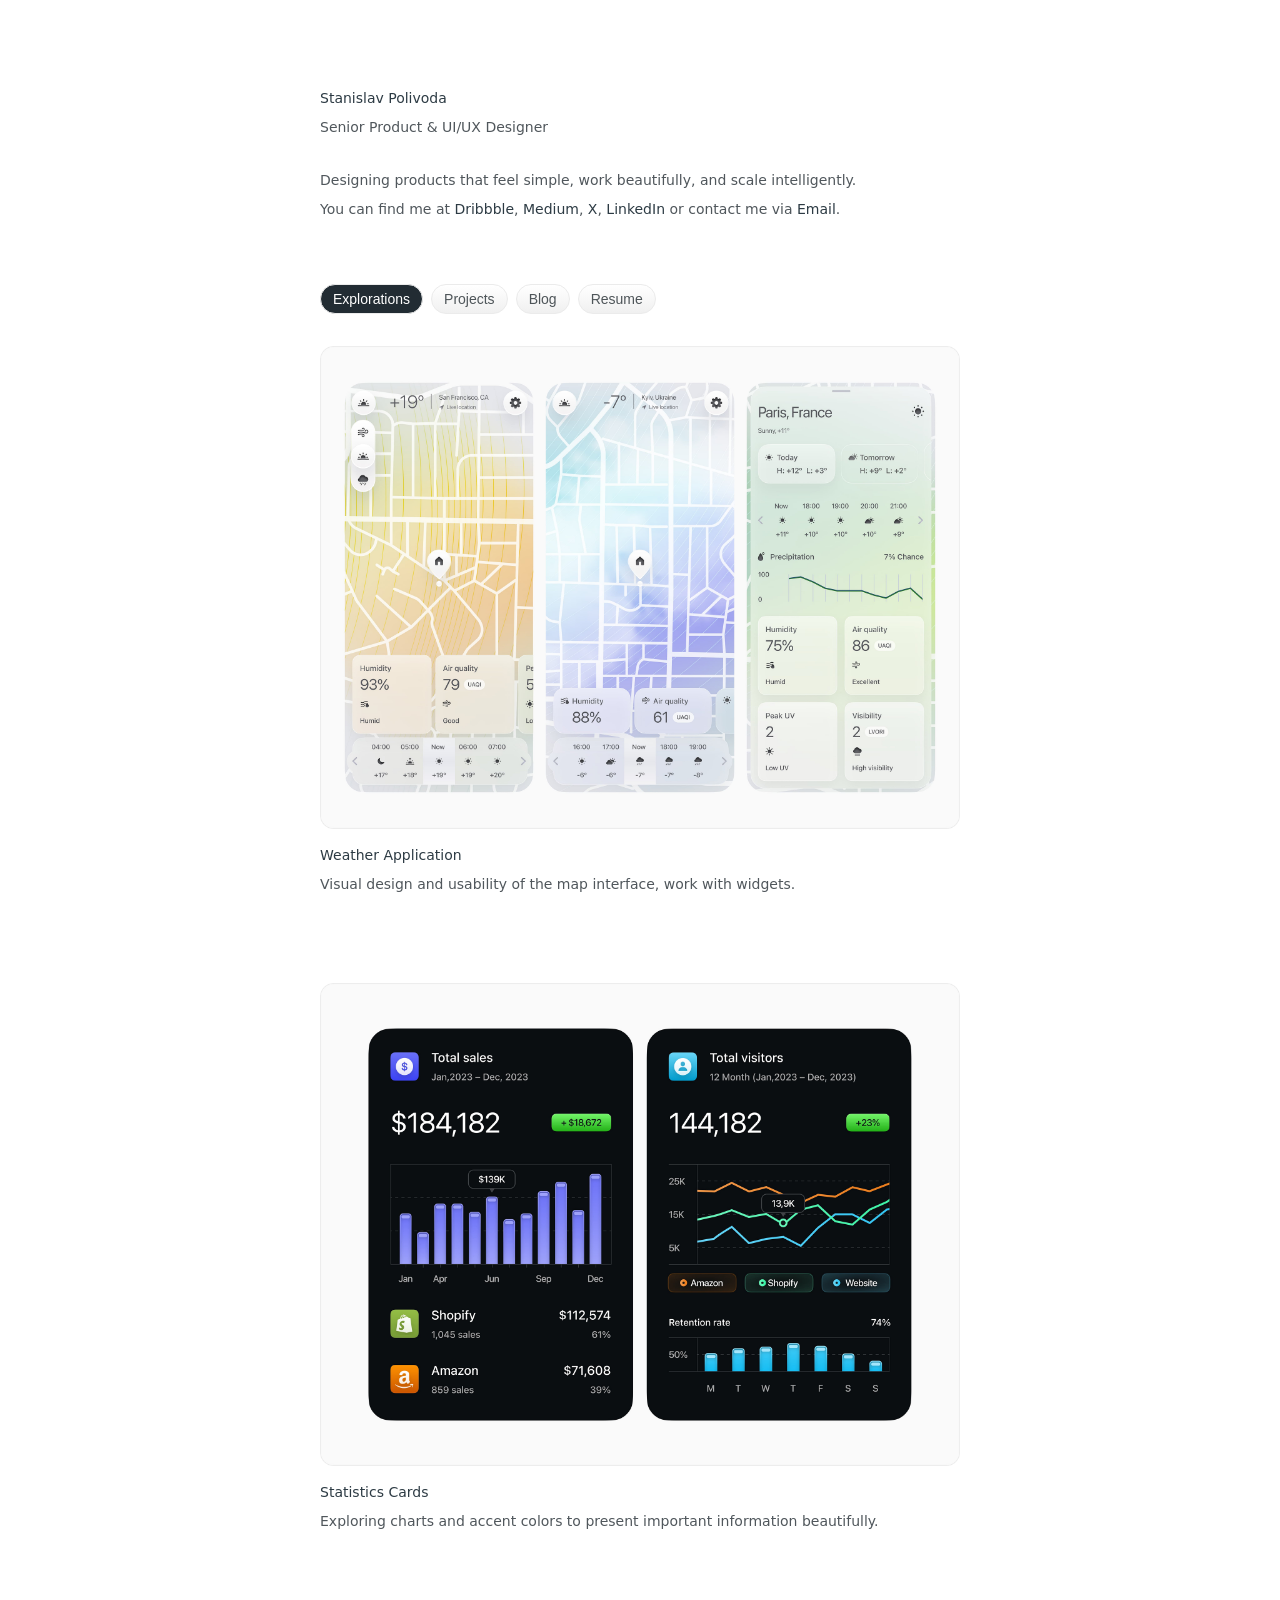
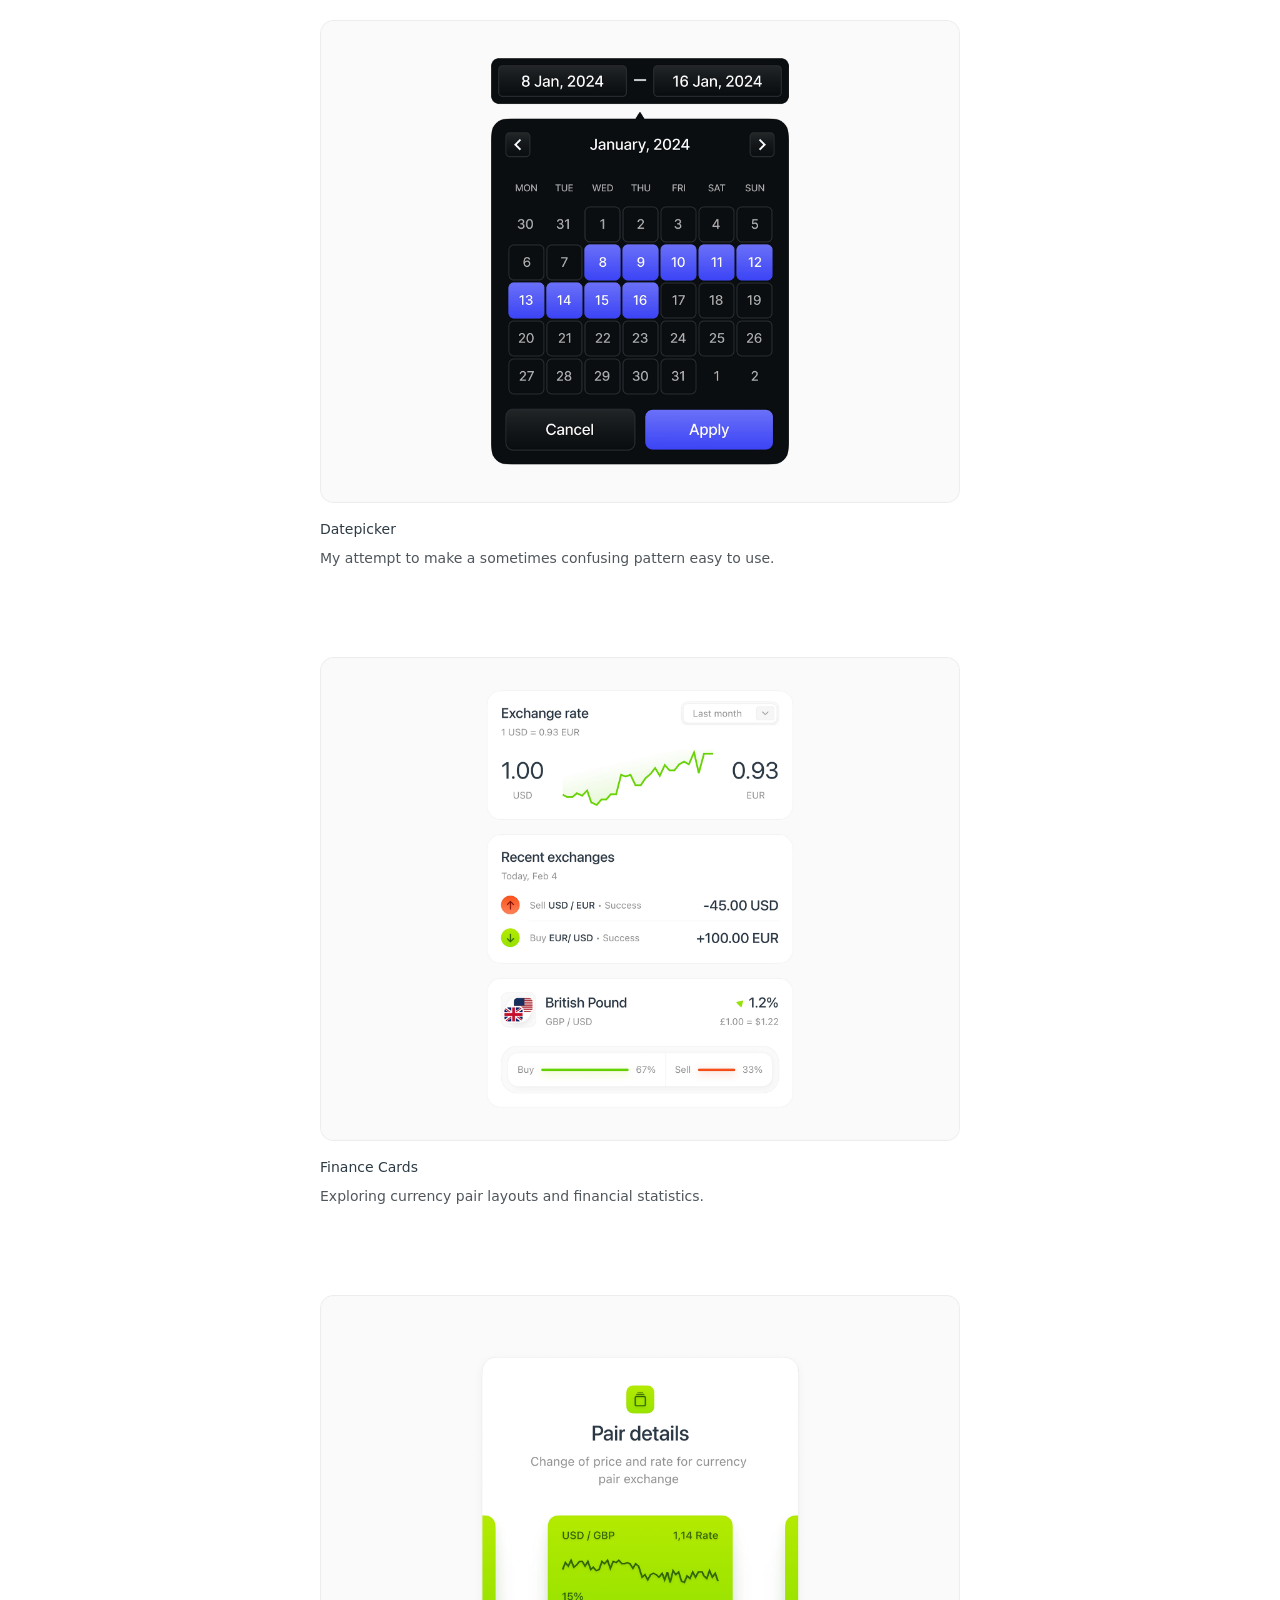
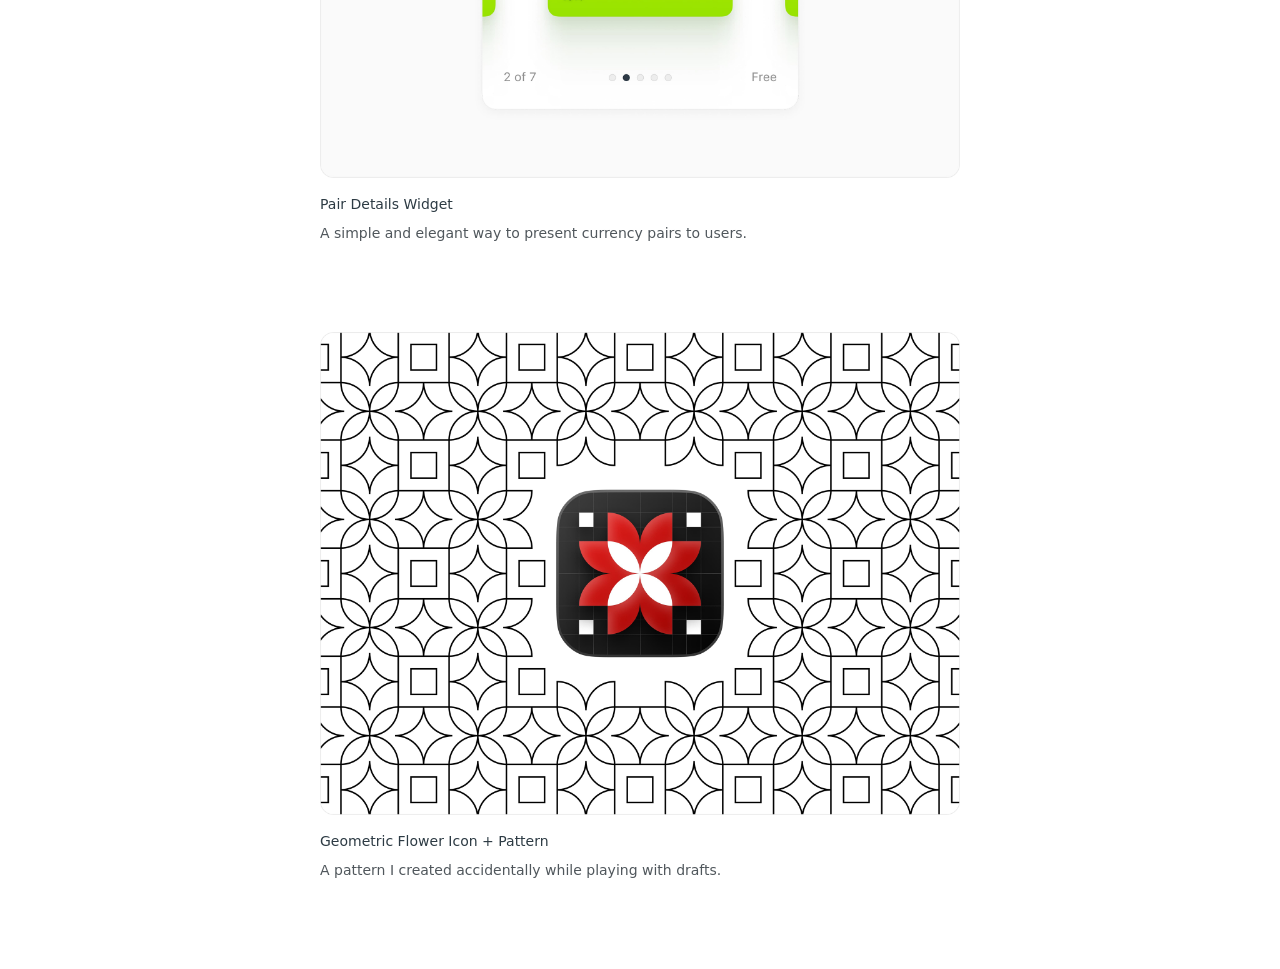
<file: index.html>
<!DOCTYPE html>
<html lang="en">
<head>
    <meta charset="UTF-8">
    <meta name="viewport" content="width=device-width, initial-scale=1.0">
    <title>Stanislav Polivoda – Product Designer</title>
    <meta name="description" content="Stanislav Polivoda – Product Designer. Designing products that feel simple, work beautifully, and scale intelligently.">
    <link rel="stylesheet" href="styles.css">
    <link rel="preload" as="image" href="./images/explorations/shot_1.png">
    <link rel="preconnect" href="https://fonts.googleapis.com" crossorigin>
    <link rel="stylesheet" href="https://fonts.googleapis.com/css2?family=Material+Symbols+Outlined:opsz,wght,FILL,GRAD@24,400,0,0" media="print" onload="this.media='all'" />
    <script src="script.js" defer></script>
</head>
<body>
    <div class="container">
        <div class="title">
            <h5>Stanislav Polivoda</h5>
            <p>Senior Product & UI/UX Designer</p>
        </div>
        <div class="description">
            <p>Designing products that feel simple, work beautifully, and scale intelligently.</p>
            <p>
                You can find me at
                <a href="https://dribbble.com/stpolivoda" target="_blank">Dribbble</a>,
                <a href="https://medium.com/@polivoda.design" target="_blank">Medium</a>,
                <a href="https://x.com/polivodast" target="_blank">X</a>,
                <a href="https://www.linkedin.com/in/staspolivoda/" target="_blank">LinkedIn</a>
                or contact me via
                <a href="mailto:polivoda.design@gmail.com">Email</a>.
            </p>
        </div>
        <div class="nav-filters">
            <button class="filter-btn" data-filter="explorations">Explorations</button>
            <button class="filter-btn" data-filter="projects">Projects</button>
            <button class="filter-btn" data-filter="blog">Blog</button>
            <button class="filter-btn" data-filter="resume">Resume</button>
        </div>

        <div class="filter-item resume hidden">
            <div class="cv-download">
                <img src="./assets/pdf.svg" alt="pdf icon">
                <div class="cv-description">
                    <h5>stanislav_polivoda_cv.pdf</h5>
                    <p>Latest update: 20 Feb, 2026</p>
                </div>
                <span id="dl-icon" class="material-symbols-outlined icon-btn">
                    download
                </span>
            </div>

            <div class="cv-details">
                <div class="experience-breakdown">
                    <div class="experience-row">
                        <div class="experience-col experience-col--label">
                            <h5>Work experience</h5>
                        </div>
                        <div class="experience-col experience-col--dates">
                            <p>Nov 2023 – Jul 2024</p>
                        </div>
                        <div class="experience-col experience-col--meta">
                            <h5 class="experience-company">Develux</h5>
                            <p class="experience-role">Senior Product Designer</p>
                        </div>
                    </div>

                    <div class="experience-row">
                        <div class="experience-col experience-col--label"></div>
                        <div class="experience-col experience-col--dates">
                            <p>Jul 2023 – Oct 2023</p>
                        </div>
                        <div class="experience-col experience-col--meta">
                            <h5 class="experience-company">Rallyware</h5>
                            <p class="experience-role">Senior Product Designer</p>
                        </div>
                    </div>

                    <div class="experience-row">
                        <div class="experience-col experience-col--label"></div>
                        <div class="experience-col experience-col--dates">
                            <p>Feb 2022 – Jul 2023</p>
                        </div>
                        <div class="experience-col experience-col--meta">
                            <h5 class="experience-company">EPAM</h5>
                            <p class="experience-role">Experience Designer</p>
                        </div>
                    </div>

                    <div class="experience-row">
                        <div class="experience-col experience-col--label"></div>
                        <div class="experience-col experience-col--dates">
                            <p>Dec 2020 – Dec 2021</p>
                        </div>
                        <div class="experience-col experience-col--meta">
                            <h5 class="experience-company">Occipital</h5>
                            <p class="experience-role">Product Designer</p>
                        </div>
                    </div>

                    <div class="experience-row experience-row--education">
                        <div class="experience-col experience-col--label">
                            <h5>Education</h5>
                        </div>
                        <div class="experience-col experience-col--dates">
                            <p>Sep 2020 – Dec 2021</p>
                        </div>
                        <div class="experience-col experience-col--meta">
                            <h5 class="experience-company">Kharkiv State University of Food Technology and Trade</h5>
                            <p class="experience-role">Master’s in Computer Mechanic</p>
                        </div>
                    </div>

                    <div class="experience-row">
                        <div class="experience-col experience-col--label"></div>
                        <div class="experience-col experience-col--dates">
                            <p>Sep 2018 – May 2020</p>
                        </div>
                        <div class="experience-col experience-col--meta">
                            <h5 class="experience-company">Kharkiv State University of Food Technology and Trade</h5>
                            <p class="experience-role">Bachelor’s in Computer Mechanic</p>
                        </div>
                    </div>
                </div>
            </div>
        </div>

        <div class="filter-item projects hidden">
            <div class="projects-list">
                <a href="https://cofogra.com" target="_blank" class="project-item">
                    <div class="project-item__image">
                        <img src="./images/projects/cofogra.png" alt="Cofogra — curated colors, fonts, and gradients">
                    </div>
                    <div class="project-item__content">
                        <h5>cofogra.com</h5>
                        <p>A curated collection of colors, fonts, and gradients. My first attempt to make something online.</p>
                    </div>
                </a>

                <a href="https://www.figma.com/community/file/1224314334019421851/retrofuturism-text-effect-step-by-step-guide" target="_blank" class="project-item">
                    <div class="project-item__image">
                        <img src="./images/projects/retro.png" alt="Retrofuturism 3D text effect guide">
                    </div>
                    <div class="project-item__content">
                        <h5>Retrofuturism Text Effect</h5>
                        <p>A step-by-step guide to creating a 3D text effect in Figma.</p>
                    </div>
                </a>
            </div>
        </div>

        <div class="filter-item explorations hidden">
            <div class="explorations-list">
                <article class="exploration-card">
                    <div class="exploration-card__image">
                        <img src="./images/explorations/shot_1.png" alt="Three screens of weather application" fetchpriority="high">
                    </div>
                    <div class="exploration-card__content">
                        <h5>Weather Application</h5>
                        <p>Visual design and usability of the map interface, work with widgets.</p>
                    </div>
                </article>

                <article class="exploration-card">
                    <div class="exploration-card__image">
                        <img src="./images/explorations/shot_2.png" alt="Statistics cards with charts and accent colors">
                    </div>
                    <div class="exploration-card__content">
                        <h5>Statistics Cards</h5>
                        <p>Exploring charts and accent colors to present important information beautifully.</p>
                    </div>
                </article>

                <article class="exploration-card">
                    <div class="exploration-card__image">
                        <img src="./images/explorations/shot_3.png" alt="Datepicker interface design">
                    </div>
                    <div class="exploration-card__content">
                        <h5>Datepicker</h5>
                        <p>My attempt to make a sometimes confusing pattern easy to use.</p>
                    </div>
                </article>

                <article class="exploration-card">
                    <div class="exploration-card__image">
                        <img src="./images/explorations/shot_4.png" alt="Finance cards with currency pairs and statistics">
                    </div>
                    <div class="exploration-card__content">
                        <h5>Finance Cards</h5>
                        <p>Exploring currency pair layouts and financial statistics.</p>
                    </div>
                </article>

                <article class="exploration-card">
                    <div class="exploration-card__image">
                        <img src="./images/explorations/shot_5.png" alt="Pair details widget showing currency pairs">
                    </div>
                    <div class="exploration-card__content">
                        <h5>Pair Details Widget</h5>
                        <p>A simple and elegant way to present currency pairs to users.</p>
                    </div>
                </article>

                <article class="exploration-card">
                    <div class="exploration-card__image">
                        <img src="./images/explorations/shot_6.png" alt="Geometric flower icon and pattern">
                    </div>
                    <div class="exploration-card__content">
                        <h5>Geometric Flower Icon + Pattern</h5>
                        <p>A pattern I created accidentally while playing with drafts.</p>
                    </div>
                </article>
            </div>
        </div>

        <div class="filter-item blog hidden">
            <div class="blog-list">
                <a href="./blog/article-1.html" class="blog-preview">
                    <div class="blog-preview__header">
                        <span class="blog-preview__title">Average isn't a problem. Stagnation is.</span>
                        <span class="blog-preview__date">Mar 4, 2026</span>
                    </div>
                    <p>Being ordinary and being stagnant are not the same thing. A calm, stable life isn't the enemy.</p>
                </a>
            </div>
        </div>
    </div>
</body>
</html>
</file>
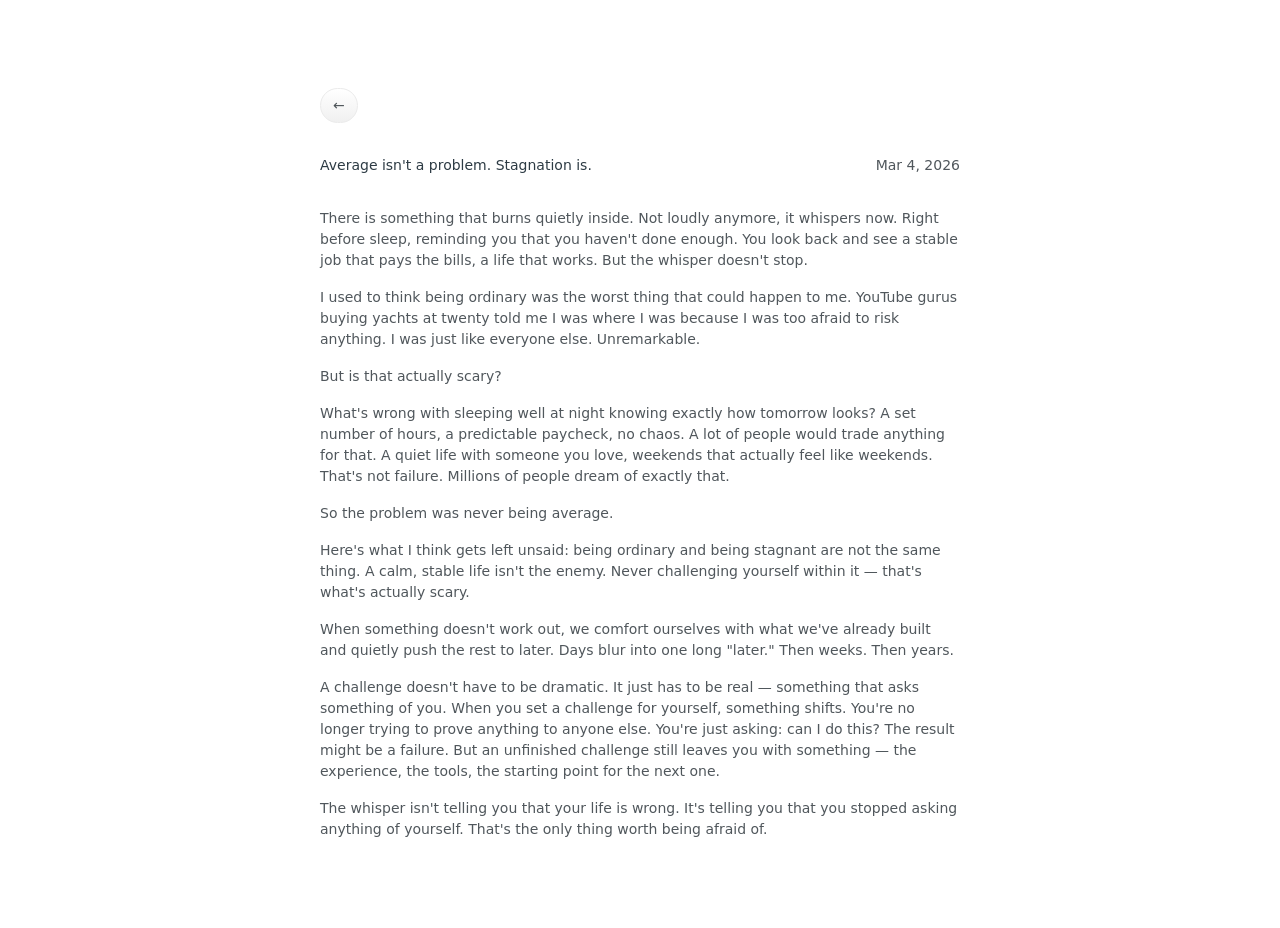
<file: blog/article-1.html>
<!DOCTYPE html>
<html lang="en">
<head>
    <meta charset="UTF-8">
    <meta name="viewport" content="width=device-width, initial-scale=1.0">
    <title>Average isn't a problem. Stagnation is. – Stanislav Polivoda</title>
    <meta name="description" content="Being ordinary and being stagnant are not the same thing. A calm, stable life isn't the enemy.">
    <link rel="stylesheet" href="../styles.css">
    <link rel="preconnect" href="https://fonts.googleapis.com" crossorigin>
    <link rel="stylesheet" href="https://fonts.googleapis.com/css2?family=Material+Symbols+Outlined:opsz,wght,FILL,GRAD@24,400,0,0" media="print" onload="this.media='all'" />
</head>
<body>
    <div class="container">
        <a href="../index.html?tab=blog" class="filter-btn blog-back-btn">&larr;</a>

        <div class="blog-article">
            <div class="blog-article__header">
                <h5>Average isn't a problem. Stagnation is.</h5>
                <p class="blog-article__date">Mar 4, 2026</p>
            </div>
            <div class="blog-article__body">
                <p>There is something that burns quietly inside. Not loudly anymore, it whispers now. Right before sleep, reminding you that you haven't done enough. You look back and see a stable job that pays the bills, a life that works. But the whisper doesn't stop.</p>
                <p>I used to think being ordinary was the worst thing that could happen to me. YouTube gurus buying yachts at twenty told me I was where I was because I was too afraid to risk anything. I was just like everyone else. Unremarkable.</p>
                <p>But is that actually scary?</p>
                <p>What's wrong with sleeping well at night knowing exactly how tomorrow looks? A set number of hours, a predictable paycheck, no chaos. A lot of people would trade anything for that. A quiet life with someone you love, weekends that actually feel like weekends. That's not failure. Millions of people dream of exactly that.</p>
                <p>So the problem was never being average.</p>
                <p>Here's what I think gets left unsaid: being ordinary and being stagnant are not the same thing. A calm, stable life isn't the enemy. Never challenging yourself within it — that's what's actually scary.</p>
                <p>When something doesn't work out, we comfort ourselves with what we've already built and quietly push the rest to later. Days blur into one long "later." Then weeks. Then years.</p>
                <p>A challenge doesn't have to be dramatic. It just has to be real — something that asks something of you. When you set a challenge for yourself, something shifts. You're no longer trying to prove anything to anyone else. You're just asking: can I do this? The result might be a failure. But an unfinished challenge still leaves you with something — the experience, the tools, the starting point for the next one.</p>
                <p>The whisper isn't telling you that your life is wrong. It's telling you that you stopped asking anything of yourself. That's the only thing worth being afraid of.</p>
            </div>
        </div>
    </div>
</body>
</html>
</file>
<file: styles.css>
* {
    padding: 0;
    margin: 0;
    box-sizing: border-box;
}

:root {
    /* Colors */
    --bg-color: #ffffff;
    --bg-secondary-color: #FAFAFA;
    --font-color: #50575c;
    --accent-color: #2d3b44;
    --border-color: #ebebeb;
    --btn-bg-color: linear-gradient(180deg, #ffffff 0%, #f0f0f0 100%);
    --btn-active-bg-color: #222c33;
    --btn-hover-bg-color: #ebebeb;
    --btn-text-color: #4e5559;
    --btn-active-text-color: #ffffff;

    /* Spacing */
    --spacing-xlg: 5.5rem;
    --spacing-lg: 2rem;
    --spacing-md: 1rem;
    --spacing-sm: 0.5rem;

    /* Font size */
    --text-normal: 0.875rem;
}

body {
    background-color: var(--bg-color);
    font-family: system-ui, -apple-system, "Segoe UI", Roboto, Helvetica, Arial, sans-serif, "Apple Color Emoji", "Segoe UI Emoji", "Segoe UI Symbol";
    color: var(--font-color);
    font-size: var(--text-normal);
    line-height: 1.5;
    margin: 0 1rem;
}

h5 {
    color: var(--accent-color);
    font-size: 0.875rem;
    font-weight: 500;
}

a {
    color: var(--accent-color);
    font-size: 0.875rem;
    font-weight: 500;
    text-decoration: none;
}

a:hover {
    text-decoration: underline;
}

.container {
    max-width: 40rem;
    margin: 0 auto;
    padding: var(--spacing-xlg) 0;
    display: flex;
    flex-direction: column;
    gap: var(--spacing-lg);
}

.title {
    display: flex;
    flex-direction: column;
    gap: var(--spacing-sm);
}

.description {
    display: flex;
    flex-direction: column;
    gap: var(--spacing-sm);
}

.nav-filters {
    padding-top: var(--spacing-lg);
    display: flex;
    gap: var(--spacing-sm);
}

.filter-btn {
    border: 1px solid var(--border-color);
    border-radius: 200px;
    padding: 6px 12px;
    background: var(--btn-bg-color);
    color: var(--btn-text-color);
    font-weight: 500;
    font-size: var(--text-normal);
    cursor: pointer;
    transition: background 150ms ease-out, color 150ms ease-out, border-color 150ms ease-out;
}

.filter-btn:hover {
    background: var(--btn-hover-bg-color);
}

.filter-btn.active {
    background: var(--btn-active-bg-color);
    color: var(--btn-active-text-color);
}

.hidden {
    display: none;
}

/* Resume */

.cv-description {
    display: flex;
    flex-grow: 1;
    flex-direction: column;
    gap: var(--spacing-sm);
}

.cv-download {
    display: flex;
    align-items: center;
    gap: var(--spacing-sm);
    padding: var(--spacing-md) var(--spacing-lg) var(--spacing-md) var(--spacing-md);
    background: var(--bg-secondary-color);
    border-radius: 12px;
}

.icon-btn {
    cursor: pointer;
    font-size: 32px;
    color: var(--accent-color);
    transition: color 0.3s ease;
    user-select: none;
    display: inline-block;
}

.spinning {
    animation: rotate 1s linear infinite;
    color: var(--accent-color);
}

@keyframes rotate {
    from { transform: rotate(0deg); }
    to { transform: rotate(360deg); }
}

.done {
    color: var(--accent-color);
}

.cv-details {
    display: flex;
    flex-direction: column;
    gap: var(--spacing-lg);
}

.experience-breakdown {
    display: flex;
    flex-direction: column;
    gap: var(--spacing-lg);
    padding-top: var(--spacing-lg);
}

.experience-row {
    display: grid;
    grid-template-columns: minmax(0, 8rem) minmax(0, 10rem) minmax(0, 1.5fr);
    column-gap: var(--spacing-xlg);
    align-items: flex-start;
}

.experience-row--education {
    margin-top: var(--spacing-xlg);
}

.experience-col--meta {
    display: flex;
    flex-direction: column;
    gap: var(--spacing-sm);
}

.experience-company,
.experience-role {
    font-size: var(--text-normal);
}

/* Explorations */

.explorations-list {
    display: flex;
    flex-direction: column;
    gap: var(--spacing-xlg);
}

.exploration-card__image,
.project-item__image {
    background: linear-gradient(90deg, var(--bg-secondary-color) 25%, var(--border-color) 50%, var(--bg-secondary-color) 75%);
    background-size: 200% 100%;
    animation: shimmer 1.5s ease-in-out infinite;
    aspect-ratio: 4096 / 3092;
    overflow: hidden;
}

@keyframes shimmer {
    0% { background-position: 200% 0; }
    100% { background-position: -200% 0; }
}

.exploration-card__image.loaded,
.project-item__image.loaded {
    animation: none;
    background: none;
}

.exploration-card__image img {
    display: block;
    width: 100%;
    height: auto;
}

.exploration-card__content {
    margin-top: var(--spacing-md);
    display: flex;
    flex-direction: column;
    gap: var(--spacing-sm);
}

/* Projects */

.projects-list {
    display: flex;
    flex-direction: column;
    gap: var(--spacing-xlg);
}

.project-item {
    display: flex;
    flex-direction: column;
    gap: var(--spacing-sm);
    text-decoration: none;
    color: var(--font-color);
    font-weight: 400;
}

.project-item:hover {
    text-decoration: none;
}

.project-item:hover h5 {
    text-decoration: underline;
}

.project-item__image img {
    display: block;
    width: 100%;
    height: auto;
}

.project-item__content {
    margin-top: var(--spacing-md);
    display: flex;
    flex-direction: column;
    gap: var(--spacing-sm);
}

/* Blog list */

.blog-list {
    display: flex;
    flex-direction: column;
    gap: var(--spacing-xlg);
}

.blog-preview {
    display: flex;
    flex-direction: column;
    gap: var(--spacing-sm);
    text-decoration: none;
    color: var(--font-color);
    font-weight: 400;
}

.blog-preview:hover {
    text-decoration: none;
}

.blog-preview:hover .blog-preview__title {
    text-decoration: underline;
}

.blog-preview__header {
    display: flex;
    justify-content: space-between;
    align-items: baseline;
    gap: var(--spacing-lg);
}

.blog-preview__title {
    color: var(--accent-color);
    font-weight: 500;
    font-size: var(--text-normal);
}

.blog-preview__date {
    color: var(--font-color);
    font-weight: 400;
    white-space: nowrap;
}

/* Blog article */

.blog-back-btn {
    align-self: flex-start;
    text-decoration: none;
}

.blog-back-btn:hover {
    text-decoration: none;
}

.blog-article {
    display: flex;
    flex-direction: column;
}

.blog-article__header {
    display: flex;
    justify-content: space-between;
    align-items: baseline;
    gap: var(--spacing-lg);
}

.blog-article__date {
    color: var(--font-color);
    font-weight: 400;
    white-space: nowrap;
}

.blog-article__body {
    margin-top: var(--spacing-lg);
    display: flex;
    flex-direction: column;
    gap: var(--spacing-md);
}

.blog-article__nav {
    margin-top: var(--spacing-xlg);
    display: flex;
    flex-direction: column;
    gap: var(--spacing-lg);
}

.blog-nav-link {
    display: flex;
    flex-direction: column;
    gap: var(--spacing-sm);
    text-decoration: none;
    color: var(--font-color);
    font-weight: 400;
}

.blog-nav-link__title {
    color: var(--accent-color);
    font-weight: 500;
    font-size: var(--text-normal);
}

.blog-nav-link:hover .blog-nav-link__title {
    text-decoration: underline;
}

/* Responsive */

@media (max-width: 40rem) {
    .container {
        padding: var(--spacing-lg) 0;
    }

    .nav-filters {
        flex-wrap: wrap;
    }

    .experience-row {
        grid-template-columns: minmax(0, 9rem) 1fr;
        column-gap: var(--spacing-lg);
    }

    .experience-col--label {
        grid-column: 1 / -1;
        margin-bottom: var(--spacing-sm);
    }

    .experience-col--label:empty {
        display: none;
    }

    .experience-row--education {
        margin-top: var(--spacing-lg);
    }
}

/* Dark theme */

@media (prefers-color-scheme: dark) {
    :root {
        --bg-color: #1a1e22;
        --bg-secondary-color: #22272c;
        --font-color: #a0a8ae;
        --accent-color: #d6dce1;
        --border-color: #333a40;
        --btn-bg-color: linear-gradient(180deg, #2a3038 0%, #22272c 100%);
        --btn-active-bg-color: #d6dce1;
        --btn-hover-bg-color: #333a40;
        --btn-text-color: #a0a8ae;
        --btn-active-text-color: #1a1e22;
    }
}
</file>
